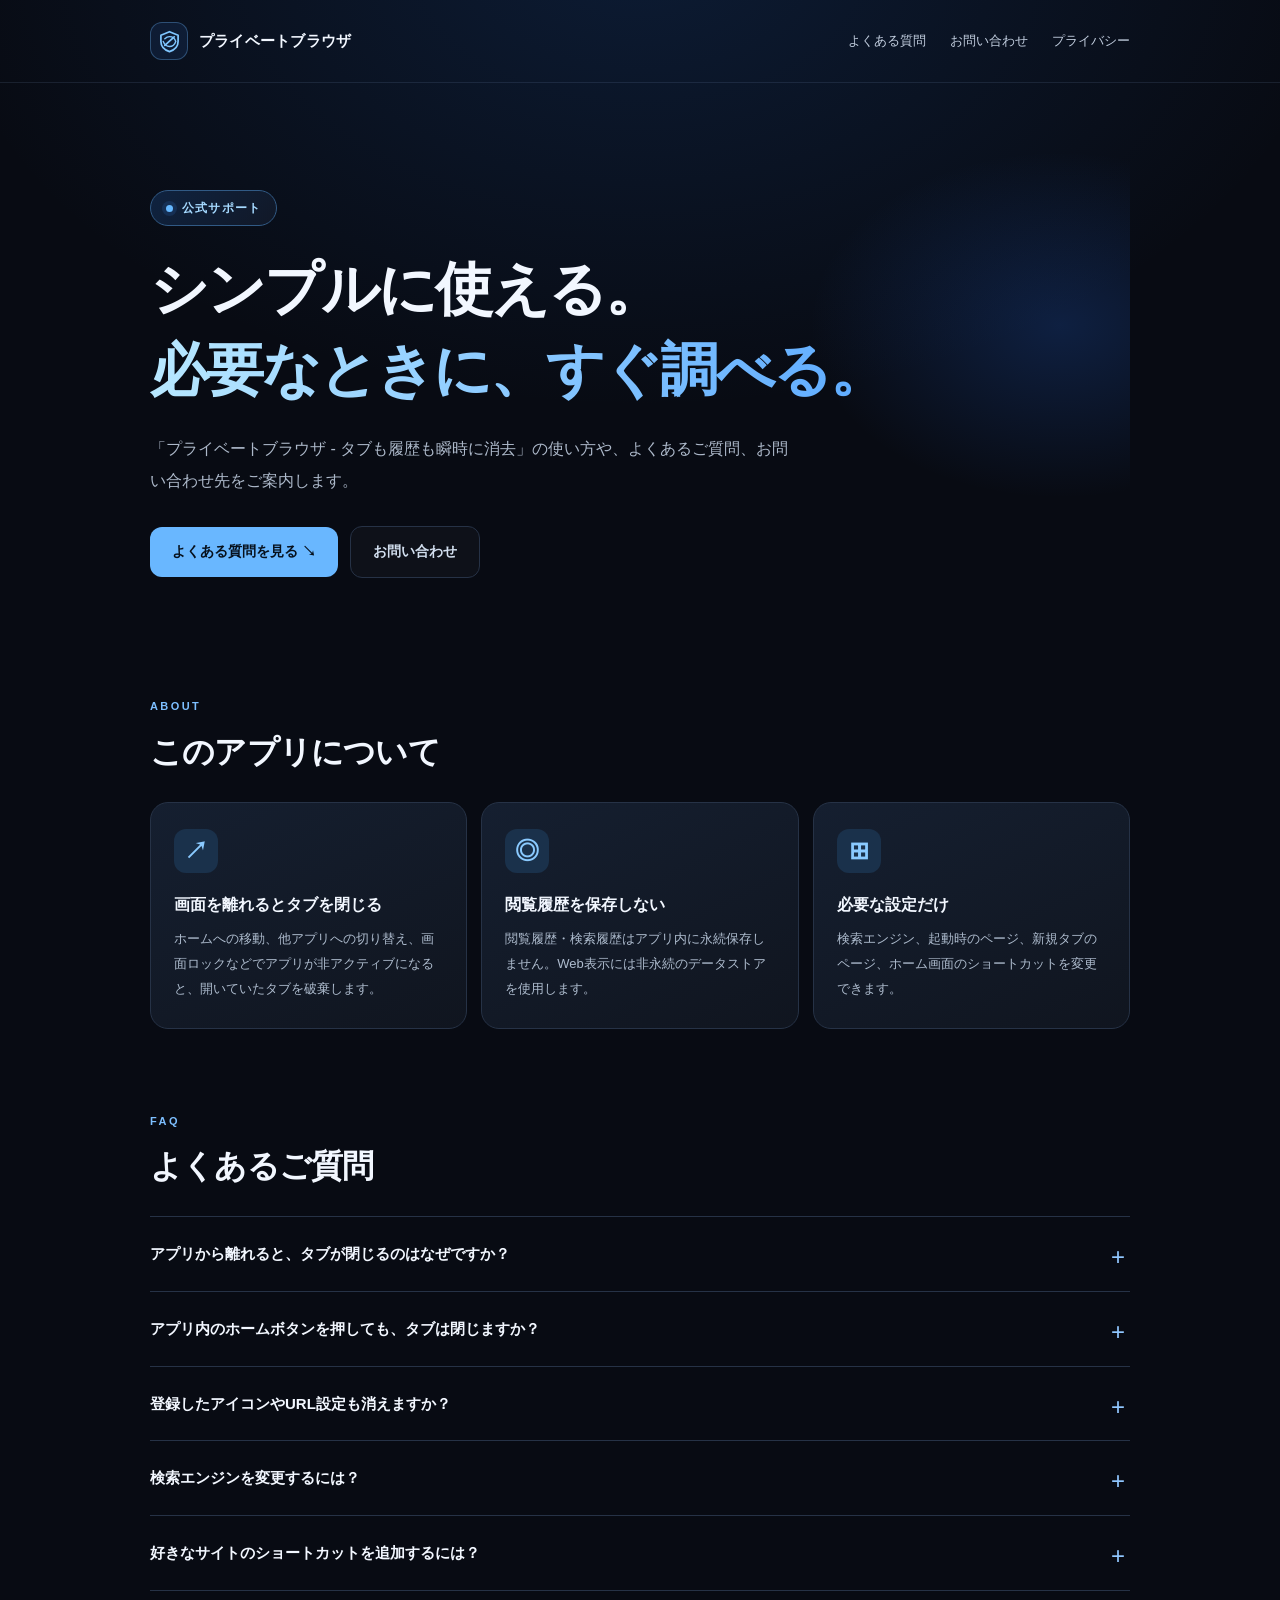
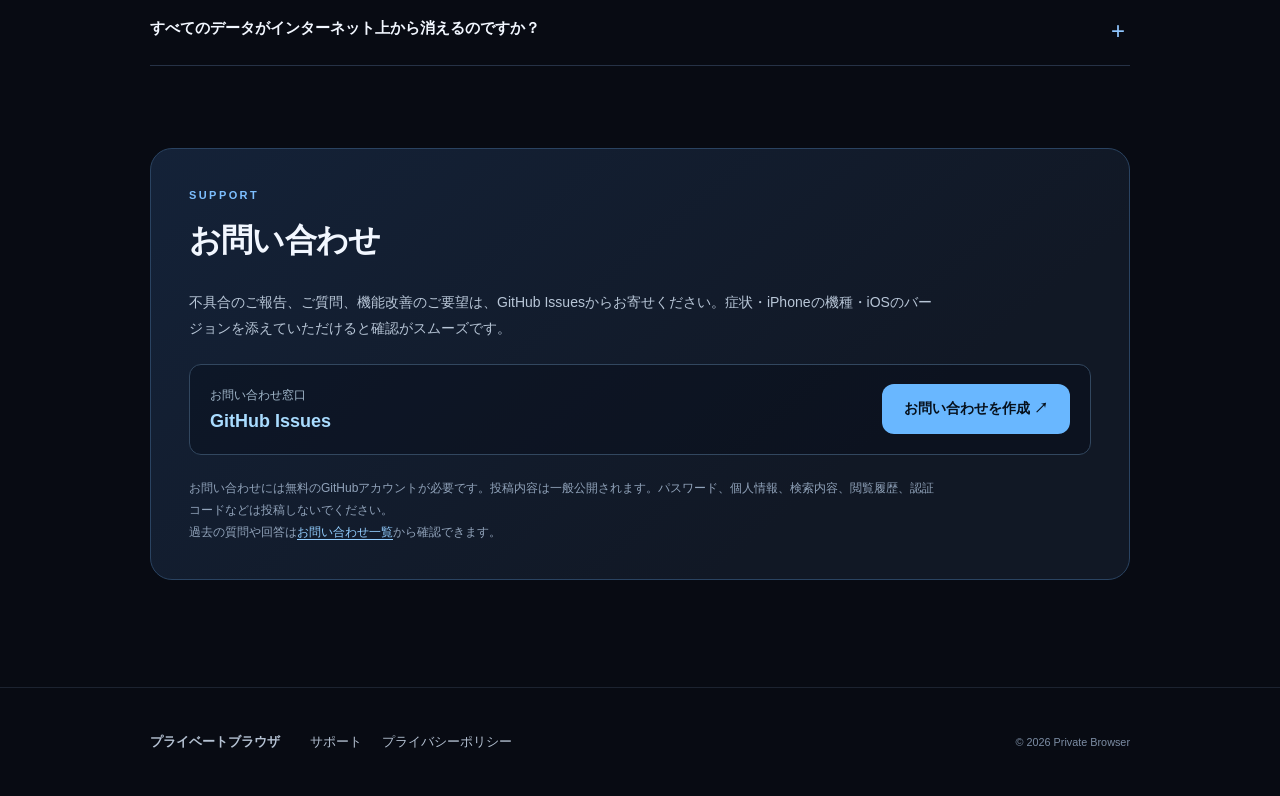
<file: index.html>
<!DOCTYPE html>
<html lang="ja">
<head>
  <meta charset="utf-8">
  <meta name="viewport" content="width=device-width, initial-scale=1">
  <meta name="color-scheme" content="dark">
  <meta name="theme-color" content="#080b13">
  <meta name="description" content="プライベートブラウザ - タブも履歴も瞬時に消去 の公式サポートページ。使い方、よくあるご質問、お問い合わせをご案内します。">
  <title>サポート | プライベートブラウザ</title>
  <link rel="stylesheet" href="style.css">
</head>
<body>
  <a class="skip-link" href="#main">本文へスキップ</a>
  <header class="site-header">
    <div class="wrap header-inner">
      <a class="brand" href="index.html" aria-label="プライベートブラウザ サポートホーム">
        <span class="brand-mark" aria-hidden="true">
          <svg viewBox="0 0 32 32" fill="none"><path d="M16 3.5 27 8v8c0 7-4.8 10.9-11 13-6.2-2.1-11-6-11-13V8l11-4.5Z" stroke="currentColor" stroke-width="2.2" stroke-linejoin="round"/><path d="m10 21 12-11" stroke="currentColor" stroke-width="2.2" stroke-linecap="round"/><path d="M10 12.5c2-2 4-2.8 6-2.8 4 0 6.9 2.6 8 6.3-1.3 4-4.5 6.4-8 6.4-3.6 0-6.5-2.6-8-6.4" stroke="currentColor" stroke-width="1.8" stroke-linecap="round"/></svg>
        </span>
        <span>プライベートブラウザ</span>
      </a>
      <nav aria-label="メインナビゲーション">
        <a href="#faq">よくある質問</a>
        <a href="#contact">お問い合わせ</a>
        <a href="privacy-policy.html">プライバシー</a>
      </nav>
    </div>
  </header>

  <main id="main">
    <section class="hero wrap" aria-labelledby="page-title">
      <div class="eyebrow"><span class="status-dot" aria-hidden="true"></span> 公式サポート</div>
      <h1 id="page-title">シンプルに使える。<br><span class="accent">必要なときに、すぐ調べる。</span></h1>
      <p class="hero-lead">「プライベートブラウザ - タブも履歴も瞬時に消去」の使い方や、よくあるご質問、お問い合わせ先をご案内します。</p>
      <div class="hero-actions">
        <a class="primary-link" href="#faq">よくある質問を見る <span aria-hidden="true">↘</span></a>
        <a class="secondary-link" href="#contact">お問い合わせ</a>
      </div>
      <div class="hero-glow" aria-hidden="true"></div>
    </section>

    <section class="wrap section" aria-labelledby="feature-heading">
      <div class="section-kicker">ABOUT</div>
      <h2 id="feature-heading">このアプリについて</h2>
      <div class="feature-grid">
        <article class="feature-card">
          <span class="feature-icon" aria-hidden="true">↗</span>
          <h3>画面を離れるとタブを閉じる</h3>
          <p>ホームへの移動、他アプリへの切り替え、画面ロックなどでアプリが非アクティブになると、開いていたタブを破棄します。</p>
        </article>
        <article class="feature-card">
          <span class="feature-icon" aria-hidden="true">◎</span>
          <h3>閲覧履歴を保存しない</h3>
          <p>閲覧履歴・検索履歴はアプリ内に永続保存しません。Web表示には非永続のデータストアを使用します。</p>
        </article>
        <article class="feature-card">
          <span class="feature-icon" aria-hidden="true">⊞</span>
          <h3>必要な設定だけ</h3>
          <p>検索エンジン、起動時のページ、新規タブのページ、ホーム画面のショートカットを変更できます。</p>
        </article>
      </div>
    </section>

    <section class="wrap section" id="faq" aria-labelledby="faq-heading">
      <div class="section-kicker">FAQ</div>
      <h2 id="faq-heading">よくあるご質問</h2>
      <div class="faq-list">
        <details>
          <summary>アプリから離れると、タブが閉じるのはなぜですか？</summary>
          <p>プライバシー保護のための仕様です。アプリが非アクティブになると開いていたタブを自動的に破棄します。前のページを復元する機能はありません。</p>
        </details>
        <details>
          <summary>アプリ内のホームボタンを押しても、タブは閉じますか？</summary>
          <p>いいえ。アプリ下部のホームボタンはブラウザのホーム画面を表示する操作で、開いているタブは維持されます。iPhoneのホーム画面へ移動した場合はタブを破棄します。</p>
        </details>
        <details>
          <summary>登録したアイコンやURL設定も消えますか？</summary>
          <p>通常のタブ自動消去では削除されません。追加したショートカット、検索エンジン、起動時・新規タブのURL設定は端末内に保存されます。設定画面の「全データを初期化」から削除できます。</p>
        </details>
        <details>
          <summary>検索エンジンを変更するには？</summary>
          <p>画面上部の歯車アイコンから設定を開き、「検索エンジン」を選択してください。アドレスバーから検索するときの検索先を変更できます。</p>
        </details>
        <details>
          <summary>好きなサイトのショートカットを追加するには？</summary>
          <p>設定の「アイコンの追加・編集」を開き、サイト名とURLなどを入力してください。追加したショートカットは端末内に保存されます。</p>
        </details>
        <details>
          <summary>すべてのデータがインターネット上から消えるのですか？</summary>
          <p>いいえ。アプリ内の履歴を保存しない設計ですが、閲覧先のWebサイト、検索エンジン、通信事業者、iOSなどが保持する記録まで削除することはできません。詳細は<a href="privacy-policy.html">プライバシーポリシー</a>をご確認ください。</p>
        </details>
      </div>
    </section>

    <section class="wrap section" id="contact" aria-labelledby="contact-heading">
      <div class="contact-panel">
        <div class="section-kicker">SUPPORT</div>
        <h2 id="contact-heading">お問い合わせ</h2>
        <p>不具合のご報告、ご質問、機能改善のご要望は、GitHub Issuesからお寄せください。症状・iPhoneの機種・iOSのバージョンを添えていただけると確認がスムーズです。</p>
        <div class="support-panel">
          <div class="support-text">
            <span class="support-caption">お問い合わせ窓口</span>
            <strong class="support-title">GitHub Issues</strong>
          </div>
          <a class="primary-link" href="https://github.com/takumgoo-alt/private-browser-support/issues/new" target="_blank" rel="noopener noreferrer">お問い合わせを作成 ↗</a>
        </div>
        <p class="contact-note">お問い合わせには無料のGitHubアカウントが必要です。投稿内容は一般公開されます。パスワード、個人情報、検索内容、閲覧履歴、認証コードなどは投稿しないでください。</p>
        <p class="contact-note">過去の質問や回答は<a class="support-link" href="https://github.com/takumgoo-alt/private-browser-support/issues" target="_blank" rel="noopener noreferrer">お問い合わせ一覧</a>から確認できます。</p>
      </div>
    </section>
  </main>

  <footer class="site-footer">
    <div class="wrap footer-inner">
      <span>プライベートブラウザ</span>
      <div><a href="index.html">サポート</a><a href="privacy-policy.html">プライバシーポリシー</a></div>
      <small>© 2026 Private Browser</small>
    </div>
  </footer>
</body>
</html>
</file>
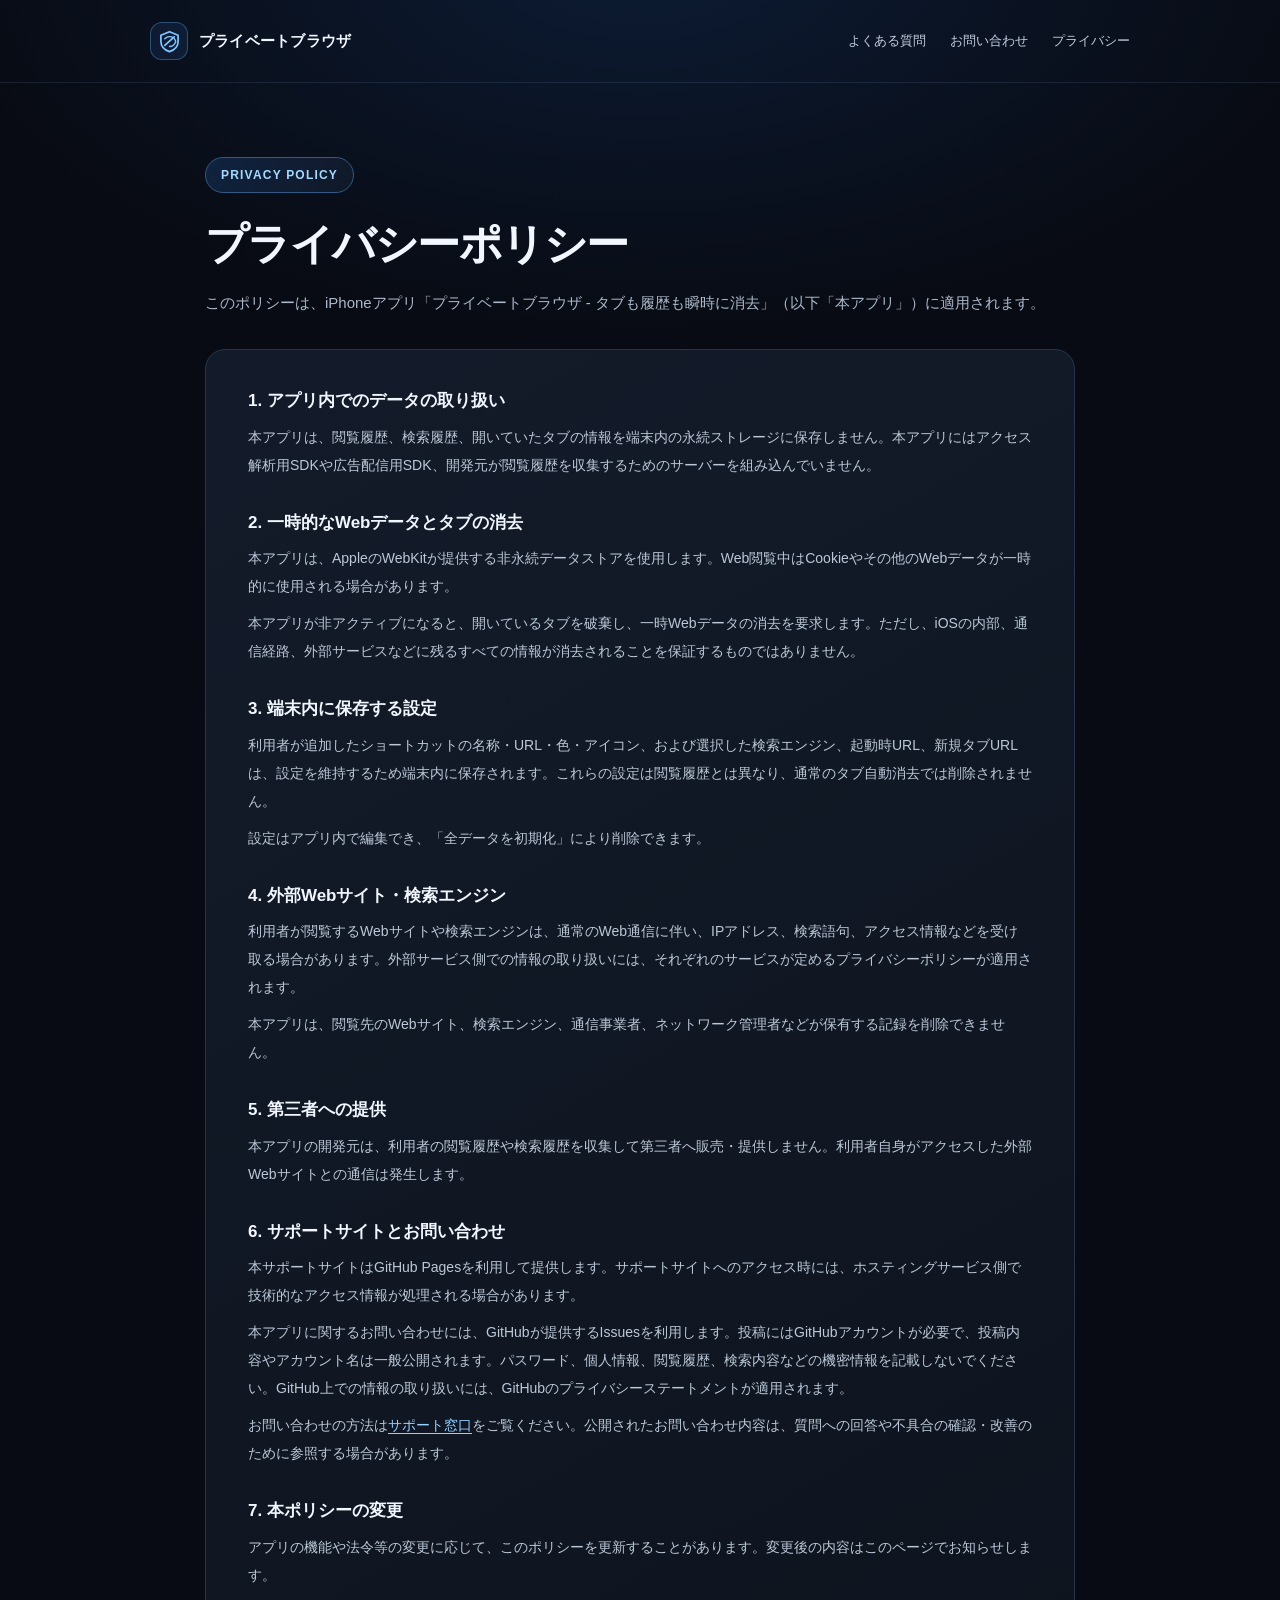
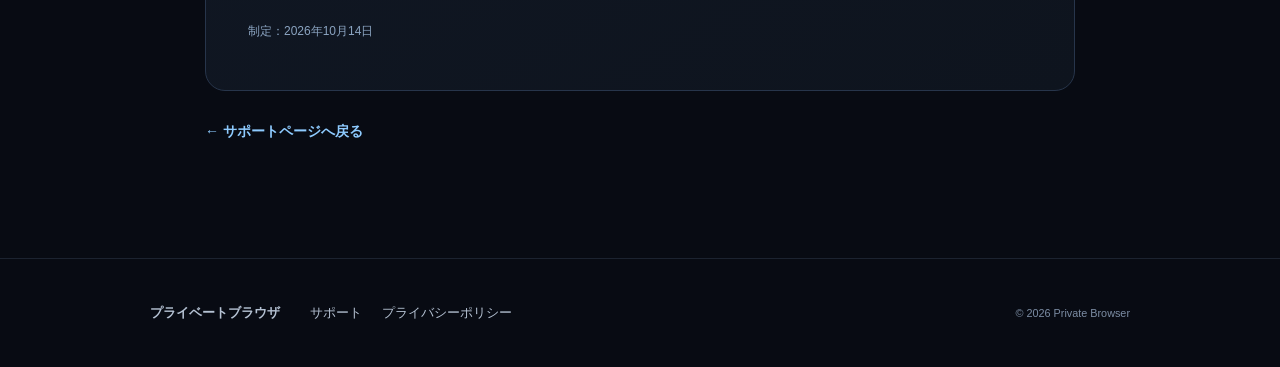
<file: privacy-policy.html>
<!DOCTYPE html>
<html lang="ja">
<head>
  <meta charset="utf-8">
  <meta name="viewport" content="width=device-width, initial-scale=1">
  <meta name="color-scheme" content="dark">
  <meta name="theme-color" content="#080b13">
  <meta name="description" content="プライベートブラウザ - タブも履歴も瞬時に消去 のプライバシーポリシー。">
  <title>プライバシーポリシー | プライベートブラウザ</title>
  <link rel="stylesheet" href="style.css">
</head>
<body>
  <a class="skip-link" href="#main">本文へスキップ</a>
  <header class="site-header">
    <div class="wrap header-inner">
      <a class="brand" href="index.html" aria-label="プライベートブラウザ サポートホーム">
        <span class="brand-mark" aria-hidden="true"><svg viewBox="0 0 32 32" fill="none"><path d="M16 3.5 27 8v8c0 7-4.8 10.9-11 13-6.2-2.1-11-6-11-13V8l11-4.5Z" stroke="currentColor" stroke-width="2.2" stroke-linejoin="round"/><path d="m10 21 12-11" stroke="currentColor" stroke-width="2.2" stroke-linecap="round"/><path d="M10 12.5c2-2 4-2.8 6-2.8 4 0 6.9 2.6 8 6.3-1.3 4-4.5 6.4-8 6.4 0-6.5-2.6-8-6.4" stroke="currentColor" stroke-width="1.8" stroke-linecap="round"/></svg></span>
        <span>プライベートブラウザ</span>
      </a>
      <nav aria-label="メインナビゲーション"><a href="index.html#faq">よくある質問</a><a href="index.html#contact">お問い合わせ</a><a href="privacy-policy.html" aria-current="page">プライバシー</a></nav>
    </div>
  </header>
  <main id="main" class="wrap policy-main">
    <div class="eyebrow">PRIVACY POLICY</div>
    <h1>プライバシーポリシー</h1>
    <p class="policy-intro">このポリシーは、iPhoneアプリ「プライベートブラウザ - タブも履歴も瞬時に消去」（以下「本アプリ」）に適用されます。</p>
    <div class="policy-document">
      <section>
        <h2>1. アプリ内でのデータの取り扱い</h2>
        <p>本アプリは、閲覧履歴、検索履歴、開いていたタブの情報を端末内の永続ストレージに保存しません。本アプリにはアクセス解析用SDKや広告配信用SDK、開発元が閲覧履歴を収集するためのサーバーを組み込んでいません。</p>
      </section>
      <section>
        <h2>2. 一時的なWebデータとタブの消去</h2>
        <p>本アプリは、AppleのWebKitが提供する非永続データストアを使用します。Web閲覧中はCookieやその他のWebデータが一時的に使用される場合があります。</p>
        <p>本アプリが非アクティブになると、開いているタブを破棄し、一時Webデータの消去を要求します。ただし、iOSの内部、通信経路、外部サービスなどに残るすべての情報が消去されることを保証するものではありません。</p>
      </section>
      <section>
        <h2>3. 端末内に保存する設定</h2>
        <p>利用者が追加したショートカットの名称・URL・色・アイコン、および選択した検索エンジン、起動時URL、新規タブURLは、設定を維持するため端末内に保存されます。これらの設定は閲覧履歴とは異なり、通常のタブ自動消去では削除されません。</p>
        <p>設定はアプリ内で編集でき、「全データを初期化」により削除できます。</p>
      </section>
      <section>
        <h2>4. 外部Webサイト・検索エンジン</h2>
        <p>利用者が閲覧するWebサイトや検索エンジンは、通常のWeb通信に伴い、IPアドレス、検索語句、アクセス情報などを受け取る場合があります。外部サービス側での情報の取り扱いには、それぞれのサービスが定めるプライバシーポリシーが適用されます。</p>
        <p>本アプリは、閲覧先のWebサイト、検索エンジン、通信事業者、ネットワーク管理者などが保有する記録を削除できません。</p>
      </section>
      <section>
        <h2>5. 第三者への提供</h2>
        <p>本アプリの開発元は、利用者の閲覧履歴や検索履歴を収集して第三者へ販売・提供しません。利用者自身がアクセスした外部Webサイトとの通信は発生します。</p>
      </section>
      <section>
        <h2>6. サポートサイトとお問い合わせ</h2>
        <p>本サポートサイトはGitHub Pagesを利用して提供します。サポートサイトへのアクセス時には、ホスティングサービス側で技術的なアクセス情報が処理される場合があります。</p>
        <p>本アプリに関するお問い合わせには、GitHubが提供するIssuesを利用します。投稿にはGitHubアカウントが必要で、投稿内容やアカウント名は一般公開されます。パスワード、個人情報、閲覧履歴、検索内容などの機密情報を記載しないでください。GitHub上での情報の取り扱いには、GitHubのプライバシーステートメントが適用されます。</p>
        <p>お問い合わせの方法は<a href="index.html#contact">サポート窓口</a>をご覧ください。公開されたお問い合わせ内容は、質問への回答や不具合の確認・改善のために参照する場合があります。</p>
      </section>
      <section>
        <h2>7. 本ポリシーの変更</h2>
        <p>アプリの機能や法令等の変更に応じて、このポリシーを更新することがあります。変更後の内容はこのページでお知らせします。</p>
      </section>
      <p class="policy-date">制定：2026年10月14日</p>
    </div>
    <a class="back-link" href="index.html">← サポートページへ戻る</a>
  </main>
  <footer class="site-footer">
    <div class="wrap footer-inner"><span>プライベートブラウザ</span><div><a href="index.html">サポート</a><a href="privacy-policy.html">プライバシーポリシー</a></div><small>© 2026 Private Browser</small></div>
  </footer>
</body>
</html>
</file>
<file: style.css>
:root{color-scheme:dark;--bg:#080b13;--panel:#111723;--panel2:#151c2a;--line:#263246;--primary:#f2f7ff;--muted:#adb9ca;--accent:#70bcff;--accent2:#388dff}
*{box-sizing:border-box}
html{scroll-behavior:smooth}
body{margin:0;background:radial-gradient(ellipse 55% 19% at 50% -2%,rgba(29,92,181,.20),transparent),var(--bg);color:var(--primary);font-family:-apple-system,BlinkMacSystemFont,"Hiragino Kaku Gothic ProN","Hiragino Sans","Noto Sans JP","Yu Gothic",Meiryo,sans-serif;font-size:15px;line-height:1.85;-webkit-font-smoothing:antialiased}
a{color:inherit;text-decoration:none}
a:focus-visible,summary:focus-visible{outline:2px solid var(--accent);outline-offset:5px;border-radius:4px}
.wrap{width:min(100% - 42px,980px);margin-inline:auto}
.skip-link{position:absolute;left:16px;top:-120px;background:#fff;color:#000;padding:7px 15px;z-index:10}.skip-link:focus{top:12px}
.site-header{position:relative;z-index:2;border-bottom:1px solid rgba(151,182,226,.12)}
.header-inner{display:flex;align-items:center;justify-content:space-between;gap:24px;min-height:82px}
.brand{display:inline-flex;align-items:center;gap:11px;font-size:15px;font-weight:750;white-space:nowrap;letter-spacing:.015em}
.brand-mark{width:38px;height:38px;border:1px solid rgba(112,188,255,.32);border-radius:12px;background:rgba(58,132,241,.11);display:grid;place-items:center;color:#80c7ff}
.brand-mark svg{width:25px;height:25px}
nav{display:flex;align-items:center;gap:24px;color:#c2cedf;font-size:13px}
nav a:hover,.footer-inner a:hover{color:var(--accent)}
.hero{position:relative;overflow:hidden;isolation:isolate;padding-top:107px;padding-bottom:108px}
.hero-glow{position:absolute;z-index:-1;pointer-events:none;width:520px;height:360px;right:-190px;top:62px;background:radial-gradient(ellipse,rgba(39,110,237,.21),transparent 68%)}
.eyebrow{display:inline-flex;align-items:center;gap:9px;border:1px solid #315a85;background:linear-gradient(135deg,#0f2340,#111827);padding:6px 15px;color:#a5d9ff;font-weight:650;font-size:12px;letter-spacing:.1em;border-radius:100px}
.status-dot{display:inline-block;width:7px;height:7px;border-radius:50%;background:#65b8ff;box-shadow:0 0 0 4px rgba(63,144,255,.13)}
h1,h2,h3,p{margin-top:0}
h1{margin:23px 0;font-size:clamp(2.1rem,5.1vw,3.6rem);font-weight:800;letter-spacing:-.035em;line-height:1.4}
.accent{color:#80caff;background:linear-gradient(95deg,#b8e8ff,#5caaff);background-clip:text;-webkit-background-clip:text;-webkit-text-fill-color:transparent}
.hero-lead{max-width:640px;color:var(--muted);font-size:16px;line-height:2}
.hero-actions{display:flex;align-items:center;flex-wrap:wrap;gap:12px;margin-top:29px}
.primary-link,.secondary-link{padding:12px 22px;border-radius:12px;font-weight:700;font-size:14px;transition:background .15s ease}
.primary-link{background:#69b7ff;color:#06101c}.primary-link:hover{background:#9ed2ff}
.secondary-link{border:1px solid var(--line);color:#d2dfef;background:rgba(255,255,255,.025)}.secondary-link:hover{background:#152030}
.section{padding-top:10px;padding-bottom:72px}
.section-kicker{color:#7dbfff;font-size:11px;letter-spacing:.22em;font-weight:750;margin-bottom:11px}
h2{font-size:clamp(1.5rem,3vw,2rem);letter-spacing:-.025em;line-height:1.5;margin-bottom:26px}
h3{font-size:16px;margin-bottom:9px;line-height:1.5}
.feature-grid{display:grid;grid-template-columns:repeat(3,minmax(0,1fr));gap:14px}
.feature-card{min-height:220px;padding:26px 23px;border-radius:18px;background:linear-gradient(155deg,#151f30,#10151f);border:1px solid var(--line)}
.feature-card p{color:#aebcce;font-size:13px;margin:0;line-height:1.95}
.feature-icon{display:grid;place-items:center;background:#1a314b;border-radius:12px;width:44px;height:44px;color:#8acaff;font-size:24px;font-weight:bold;margin-bottom:20px}
.faq-list{border-top:1px solid var(--line)}
details{border-bottom:1px solid var(--line)}
summary{list-style:none;cursor:pointer;position:relative;font-weight:650;font-size:15px;padding:23px 34px 23px 0}
summary::-webkit-details-marker{display:none}
summary:after{content:'+';position:absolute;right:5px;top:18px;font-size:24px;font-weight:400;color:#90c7ff}
details[open] summary:after{content:'−'}
details p{margin:0 0 24px;color:var(--muted);font-size:14px;max-width:780px}
details p a,.policy-document a{color:#96d0ff;text-decoration:underline;text-underline-offset:3px}
.contact-panel{background:linear-gradient(140deg,#142238,#111825 72%);border:1px solid #2a4361;border-radius:22px;padding:36px 38px}
.contact-panel p{color:#b8c6d7;max-width:750px;font-size:14px}
.support-panel{display:flex;flex-wrap:wrap;align-items:center;justify-content:space-between;gap:14px 20px;background:rgba(5,12,24,.4);border:1px solid #32475f;padding:19px 20px;border-radius:12px;margin:22px 0}
.support-text{display:flex;flex-direction:column;gap:2px}
.support-caption{font-size:12px;color:#a2b8cb}
.support-title{font-size:18px;color:#a9dcff;font-weight:700;line-height:1.5}
.support-panel .primary-link{white-space:nowrap}
.support-link{color:#93ceff;text-decoration:underline;text-underline-offset:3px}
.support-link:hover{color:#c5e6ff}
.contact-note{font-size:12px!important;color:#91a3ba!important;margin-bottom:0}
.site-footer{border-top:1px solid rgba(151,182,226,.14);margin-top:35px}
.footer-inner{min-height:108px;display:flex;align-items:center;flex-wrap:wrap;gap:16px 30px;color:#b5c2d3;font-size:13px}
.footer-inner>span{font-weight:700}.footer-inner div{display:flex;gap:20px}.footer-inner small{margin-left:auto;color:#7c8da4}
.policy-main{padding-top:74px;padding-bottom:50px;max-width:870px}
.policy-main h1{font-size:clamp(2rem,4vw,2.7rem);margin:21px 0 14px}
.policy-intro{color:var(--muted);font-size:15px;margin-bottom:33px}
.policy-document{background:linear-gradient(150deg,#131b2a,#0e141e);border:1px solid #27354b;border-radius:20px;padding:38px 42px}
.policy-document section+section{margin-top:31px}
.policy-document h2{font-size:17px;margin-bottom:9px;letter-spacing:0}
.policy-document p{font-size:14px;color:#bcc8d7;line-height:2;margin-bottom:9px}
.policy-date{margin-top:30px!important;color:#8ba4c1!important;font-size:12px!important}
.back-link{display:inline-block;margin:28px 0;color:#8ecbff;font-weight:650;font-size:14px}
@media(max-width:730px){.header-inner{min-height:74px;flex-wrap:wrap;justify-content:center;padding:16px 0;gap:11px}nav{width:100%;justify-content:center;gap:23px;font-size:12px}.hero{padding-top:64px;padding-bottom:74px}.hero-lead{font-size:14px}.feature-grid{grid-template-columns:1fr}.feature-card{min-height:0;padding:22px}.section{padding-bottom:58px}.contact-panel{padding:28px 22px}.policy-document{padding:28px 22px}.footer-inner{padding-block:27px;flex-direction:column;align-items:flex-start;min-height:auto}.footer-inner small{margin-left:0}}
@media(prefers-reduced-motion:reduce){html{scroll-behavior:auto}.primary-link,.secondary-link{transition:none}}
</file>
